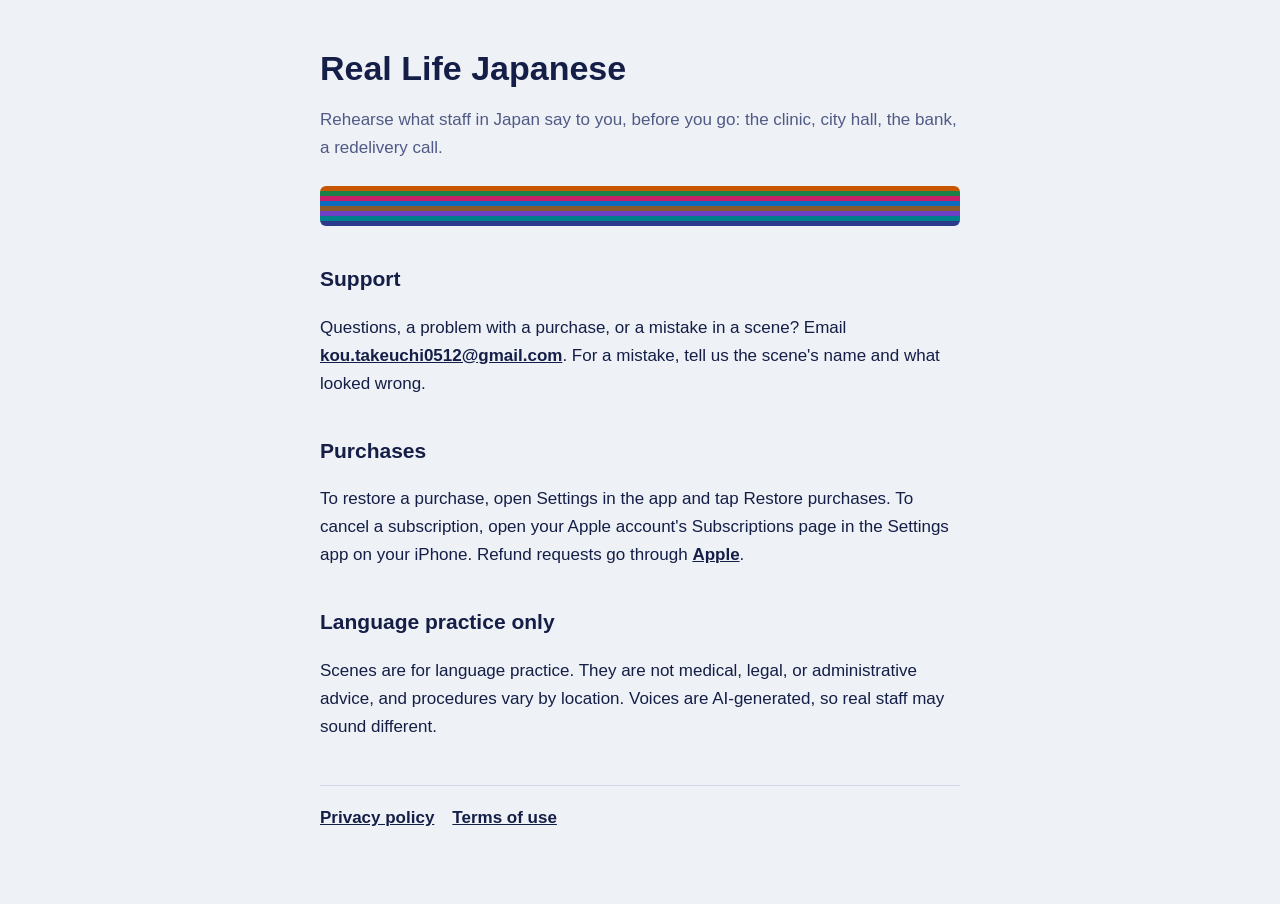
<file: index.html>
<!doctype html>
<html lang="en">
<head>
<meta charset="utf-8">
<meta name="viewport" content="width=device-width, initial-scale=1">
<title>Real Life Japanese</title>
<meta name="description" content="Rehearse what staff in Japan say to you, before you go.">
<link rel="stylesheet" href="style.css">
</head>
<body>
<main>
<h1>Real Life Japanese</h1>
<p class="lead">Rehearse what staff in Japan say to you, before you go: the clinic, city hall, the bank, a redelivery call.</p>
<div class="lines" role="presentation"></div>
<h2>Support</h2>
<p>Questions, a problem with a purchase, or a mistake in a scene? Email <a href="mailto:kou.takeuchi0512@gmail.com">kou.takeuchi0512@gmail.com</a>. For a mistake, tell us the scene's name and what looked wrong.</p>
<h2>Purchases</h2>
<p>To restore a purchase, open Settings in the app and tap Restore purchases. To cancel a subscription, open your Apple account's Subscriptions page in the Settings app on your iPhone. Refund requests go through <a href="https://reportaproblem.apple.com/">Apple</a>.</p>
<h2>Language practice only</h2>
<p>Scenes are for language practice. They are not medical, legal, or administrative advice, and procedures vary by location. Voices are AI-generated, so real staff may sound different.</p>
<nav><a href="privacy.html">Privacy policy</a><a href="https://www.apple.com/legal/internet-services/itunes/dev/stdeula/">Terms of use</a></nav>
</main>
</body>
</html>
</file>
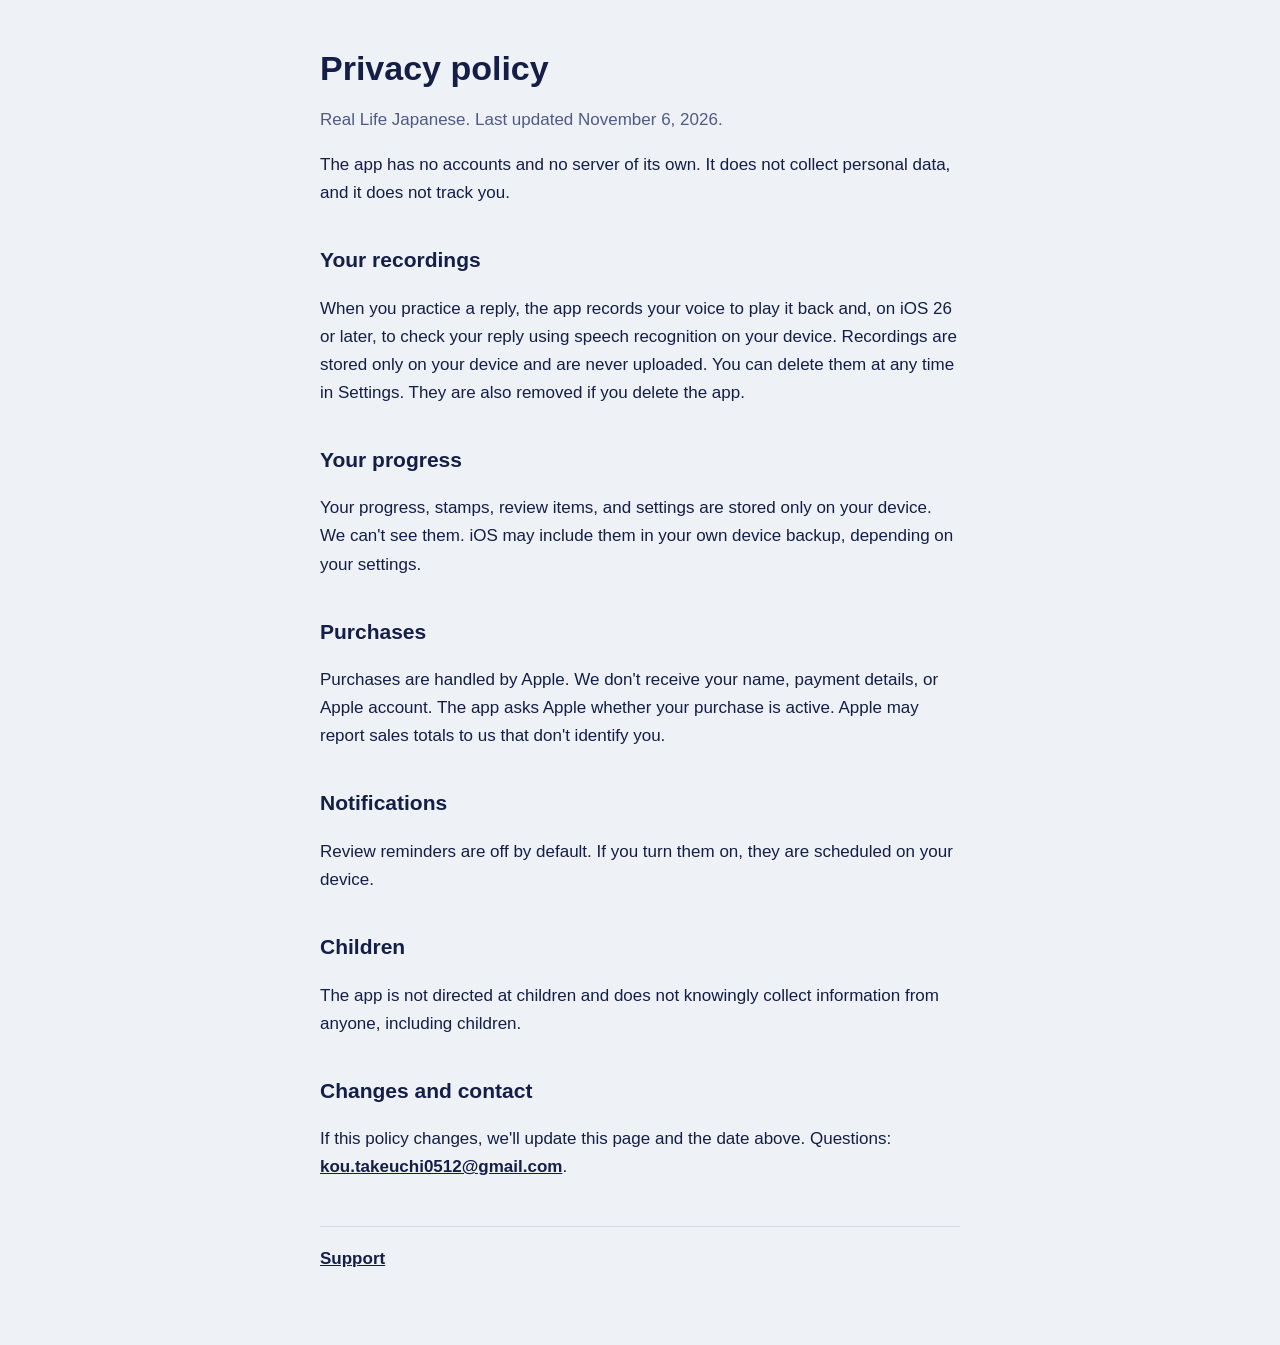
<file: privacy.html>
<!doctype html>
<html lang="en">
<head>
<meta charset="utf-8">
<meta name="viewport" content="width=device-width, initial-scale=1">
<title>Privacy Policy</title>
<link rel="stylesheet" href="style.css">
</head>
<body>
<main>
<h1>Privacy policy</h1>
<p class="meta">Real Life Japanese. Last updated November 6, 2026.</p>
<p>The app has no accounts and no server of its own. It does not collect personal data, and it does not track you.</p>
<h2>Your recordings</h2>
<p>When you practice a reply, the app records your voice to play it back and, on iOS 26 or later, to check your reply using speech recognition on your device. Recordings are stored only on your device and are never uploaded. You can delete them at any time in Settings. They are also removed if you delete the app.</p>
<h2>Your progress</h2>
<p>Your progress, stamps, review items, and settings are stored only on your device. We can't see them. iOS may include them in your own device backup, depending on your settings.</p>
<h2>Purchases</h2>
<p>Purchases are handled by Apple. We don't receive your name, payment details, or Apple account. The app asks Apple whether your purchase is active. Apple may report sales totals to us that don't identify you.</p>
<h2>Notifications</h2>
<p>Review reminders are off by default. If you turn them on, they are scheduled on your device.</p>
<h2>Children</h2>
<p>The app is not directed at children and does not knowingly collect information from anyone, including children.</p>
<h2>Changes and contact</h2>
<p>If this policy changes, we'll update this page and the date above. Questions: <a href="mailto:kou.takeuchi0512@gmail.com">kou.takeuchi0512@gmail.com</a>.</p>
<nav><a href="index.html">Support</a></nav>
</main>
</body>
</html>
</file>
<file: style.css>
:root { --paper:#EEF1F6; --plate:#FFFFFF; --ink:#141E46; --soft:#505A85; --rule:#D5DAE7; }
@media (prefers-color-scheme: dark) { :root { --paper:#0F1730; --plate:#1B2547; --ink:#F2F4FA; --soft:#B1BADA; --rule:#323E68; } }
* { box-sizing:border-box; }
body { margin:0; background:var(--paper); color:var(--ink); font:17px/1.65 "Avenir Next",-apple-system,"Hiragino Sans",sans-serif; }
main { max-width:680px; margin:0 auto; padding:48px 20px 72px; }
h1 { font-size:34px; line-height:1.2; margin:0 0 12px; }
h2 { font-size:21px; margin:36px 0 8px; }
p, li { color:var(--ink); }
.lead, .meta { color:var(--soft); }
.lines { height:40px; margin:24px 0 32px; border-radius:6px; background:linear-gradient(#C85500 0 12.5%,#1B8146 0 25%,#C9206A 0 37.5%,#0B6BBF 0 50%,#8A5A2B 0 62.5%,#6D3FC4 0 75%,#00808A 0 87.5%,#2B3A8C 0); }
a { color:inherit; font-weight:600; }
nav { margin-top:44px; padding-top:18px; border-top:1px solid var(--rule); }
nav a { margin-right:18px; }
</file>
